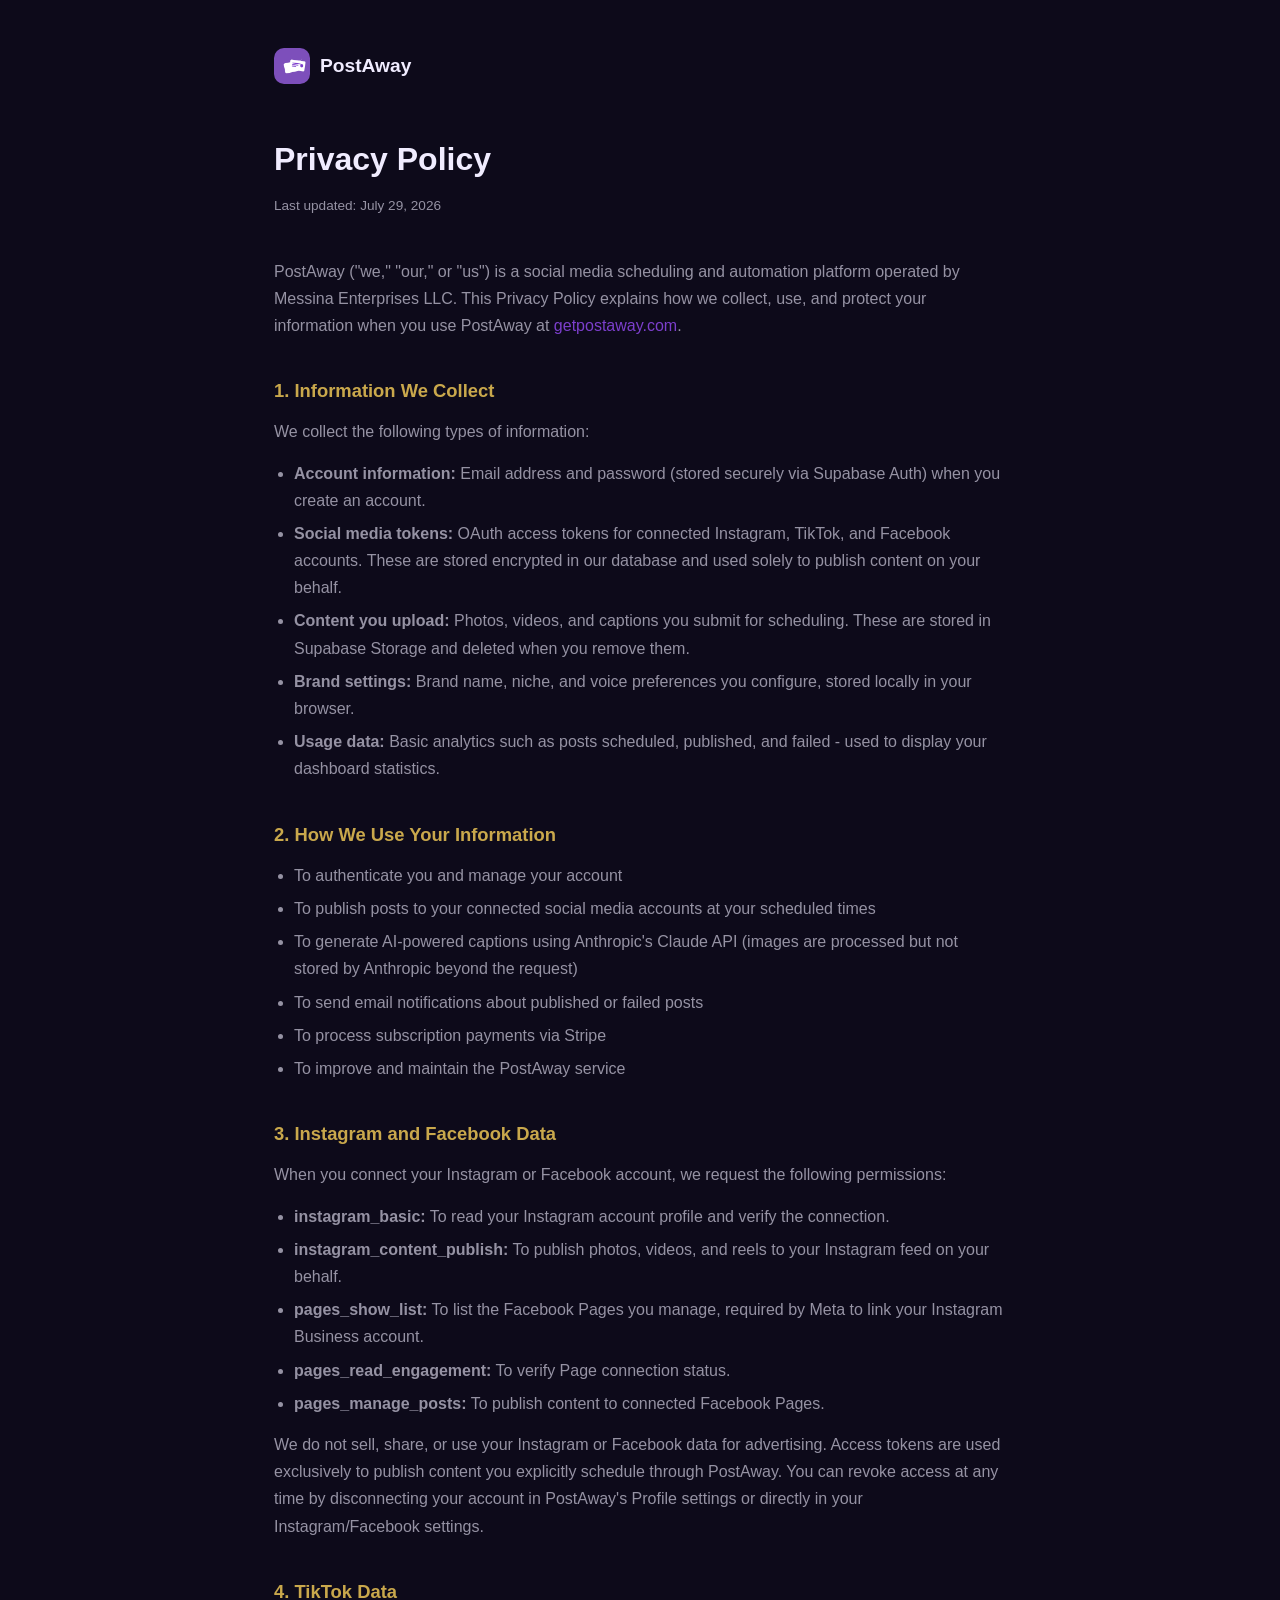
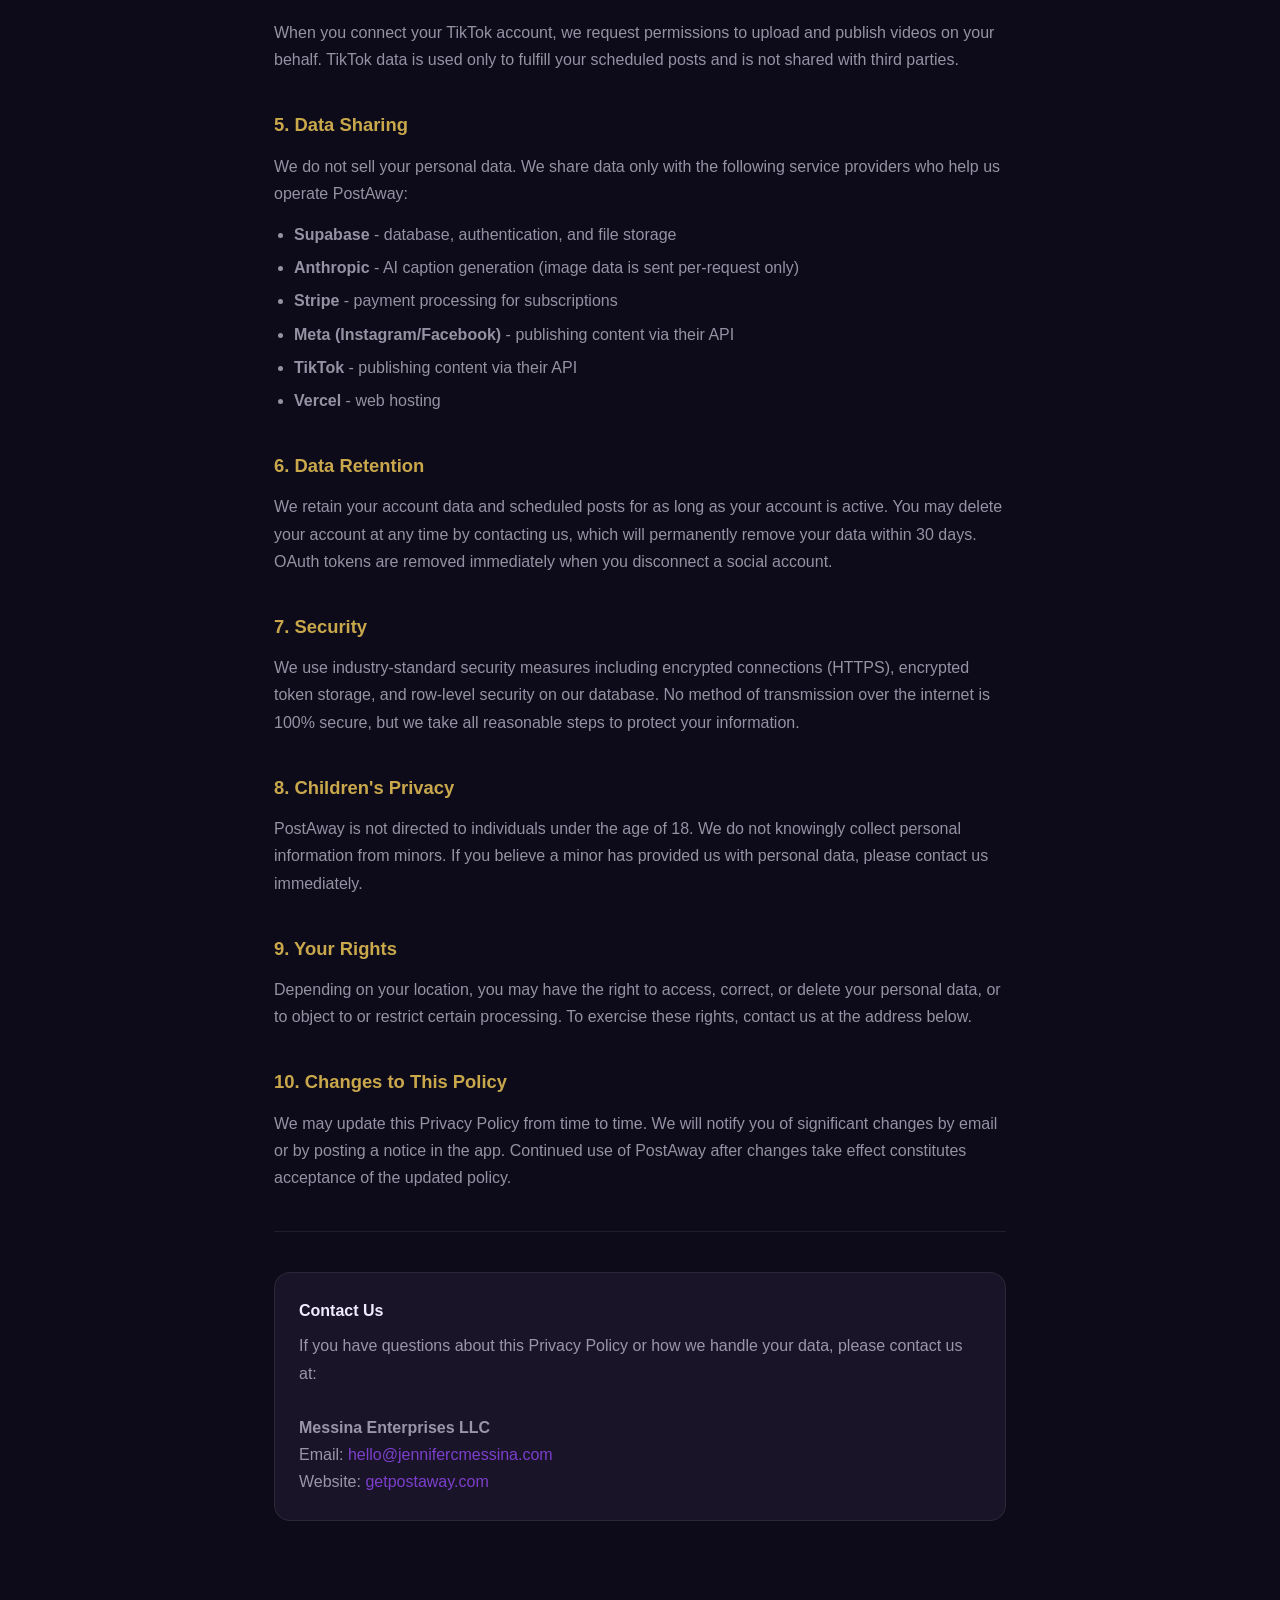
<file: privacy.html>
<!DOCTYPE html>
<html lang="en">
<head>
  <meta charset="UTF-8">
  <meta name="viewport" content="width=device-width, initial-scale=1.0">
  <title>Privacy Policy - PostAway</title>
  <style>
    *, *::before, *::after { box-sizing: border-box; margin: 0; padding: 0; }
    :root {
      --bg: #0d0a1a;
      --surface: #1a1428;
      --primary: #7c3fcc;
      --gold: #c9a84c;
      --text: #f0ecff;
      --text-sec: rgba(240,236,255,0.6);
      --border: rgba(255,255,255,0.08);
    }
    body { background: var(--bg); color: var(--text); font-family: -apple-system, BlinkMacSystemFont, 'Segoe UI', sans-serif; line-height: 1.7; }
    .wrap { max-width: 780px; margin: 0 auto; padding: 48px 24px 80px; }
    .brand { display: flex; align-items: center; gap: 10px; margin-bottom: 48px; text-decoration: none; color: var(--text); font-weight: 800; font-size: 1.2rem; }
    .brand img { width: 36px; height: 36px; border-radius: 10px; }
    h1 { font-size: 2rem; font-weight: 900; margin-bottom: 8px; }
    .updated { color: var(--text-sec); font-size: 0.85rem; margin-bottom: 40px; }
    h2 { font-size: 1.15rem; font-weight: 700; color: var(--gold); margin: 36px 0 12px; }
    p { color: var(--text-sec); margin-bottom: 14px; }
    ul { color: var(--text-sec); padding-left: 20px; margin-bottom: 14px; }
    ul li { margin-bottom: 6px; }
    a { color: var(--primary); text-decoration: none; }
    a:hover { text-decoration: underline; }
    .divider { height: 1px; background: var(--border); margin: 40px 0; }
    .contact-card { background: var(--surface); border: 1px solid var(--border); border-radius: 16px; padding: 24px; margin-top: 40px; }
    .contact-card h3 { font-size: 1rem; font-weight: 700; margin-bottom: 8px; }
    .contact-card p { margin: 0; }
  </style>
</head>
<body>
  <div class="wrap">
    <a href="/" class="brand">
      <img src="logo.png" alt="PostAway Logo">
      PostAway
    </a>

    <h1>Privacy Policy</h1>
    <p class="updated">Last updated: July 29, 2026</p>

    <p>PostAway ("we," "our," or "us") is a social media scheduling and automation platform operated by Messina Enterprises LLC. This Privacy Policy explains how we collect, use, and protect your information when you use PostAway at <a href="https://www.getpostaway.com">getpostaway.com</a>.</p>

    <h2>1. Information We Collect</h2>
    <p>We collect the following types of information:</p>
    <ul>
      <li><strong>Account information:</strong> Email address and password (stored securely via Supabase Auth) when you create an account.</li>
      <li><strong>Social media tokens:</strong> OAuth access tokens for connected Instagram, TikTok, and Facebook accounts. These are stored encrypted in our database and used solely to publish content on your behalf.</li>
      <li><strong>Content you upload:</strong> Photos, videos, and captions you submit for scheduling. These are stored in Supabase Storage and deleted when you remove them.</li>
      <li><strong>Brand settings:</strong> Brand name, niche, and voice preferences you configure, stored locally in your browser.</li>
      <li><strong>Usage data:</strong> Basic analytics such as posts scheduled, published, and failed - used to display your dashboard statistics.</li>
    </ul>

    <h2>2. How We Use Your Information</h2>
    <ul>
      <li>To authenticate you and manage your account</li>
      <li>To publish posts to your connected social media accounts at your scheduled times</li>
      <li>To generate AI-powered captions using Anthropic's Claude API (images are processed but not stored by Anthropic beyond the request)</li>
      <li>To send email notifications about published or failed posts</li>
      <li>To process subscription payments via Stripe</li>
      <li>To improve and maintain the PostAway service</li>
    </ul>

    <h2>3. Instagram and Facebook Data</h2>
    <p>When you connect your Instagram or Facebook account, we request the following permissions:</p>
    <ul>
      <li><strong>instagram_basic:</strong> To read your Instagram account profile and verify the connection.</li>
      <li><strong>instagram_content_publish:</strong> To publish photos, videos, and reels to your Instagram feed on your behalf.</li>
      <li><strong>pages_show_list:</strong> To list the Facebook Pages you manage, required by Meta to link your Instagram Business account.</li>
      <li><strong>pages_read_engagement:</strong> To verify Page connection status.</li>
      <li><strong>pages_manage_posts:</strong> To publish content to connected Facebook Pages.</li>
    </ul>
    <p>We do not sell, share, or use your Instagram or Facebook data for advertising. Access tokens are used exclusively to publish content you explicitly schedule through PostAway. You can revoke access at any time by disconnecting your account in PostAway's Profile settings or directly in your Instagram/Facebook settings.</p>

    <h2>4. TikTok Data</h2>
    <p>When you connect your TikTok account, we request permissions to upload and publish videos on your behalf. TikTok data is used only to fulfill your scheduled posts and is not shared with third parties.</p>

    <h2>5. Data Sharing</h2>
    <p>We do not sell your personal data. We share data only with the following service providers who help us operate PostAway:</p>
    <ul>
      <li><strong>Supabase</strong> - database, authentication, and file storage</li>
      <li><strong>Anthropic</strong> - AI caption generation (image data is sent per-request only)</li>
      <li><strong>Stripe</strong> - payment processing for subscriptions</li>
      <li><strong>Meta (Instagram/Facebook)</strong> - publishing content via their API</li>
      <li><strong>TikTok</strong> - publishing content via their API</li>
      <li><strong>Vercel</strong> - web hosting</li>
    </ul>

    <h2>6. Data Retention</h2>
    <p>We retain your account data and scheduled posts for as long as your account is active. You may delete your account at any time by contacting us, which will permanently remove your data within 30 days. OAuth tokens are removed immediately when you disconnect a social account.</p>

    <h2>7. Security</h2>
    <p>We use industry-standard security measures including encrypted connections (HTTPS), encrypted token storage, and row-level security on our database. No method of transmission over the internet is 100% secure, but we take all reasonable steps to protect your information.</p>

    <h2>8. Children's Privacy</h2>
    <p>PostAway is not directed to individuals under the age of 18. We do not knowingly collect personal information from minors. If you believe a minor has provided us with personal data, please contact us immediately.</p>

    <h2>9. Your Rights</h2>
    <p>Depending on your location, you may have the right to access, correct, or delete your personal data, or to object to or restrict certain processing. To exercise these rights, contact us at the address below.</p>

    <h2>10. Changes to This Policy</h2>
    <p>We may update this Privacy Policy from time to time. We will notify you of significant changes by email or by posting a notice in the app. Continued use of PostAway after changes take effect constitutes acceptance of the updated policy.</p>

    <div class="divider"></div>

    <div class="contact-card">
      <h3>Contact Us</h3>
      <p>If you have questions about this Privacy Policy or how we handle your data, please contact us at:<br><br>
      <strong>Messina Enterprises LLC</strong><br>
      Email: <a href="mailto:hello@jennifercmessina.com">hello@jennifercmessina.com</a><br>
      Website: <a href="https://www.getpostaway.com">getpostaway.com</a>
      </p>
    </div>
  </div>
</body>
</html>
</file>
